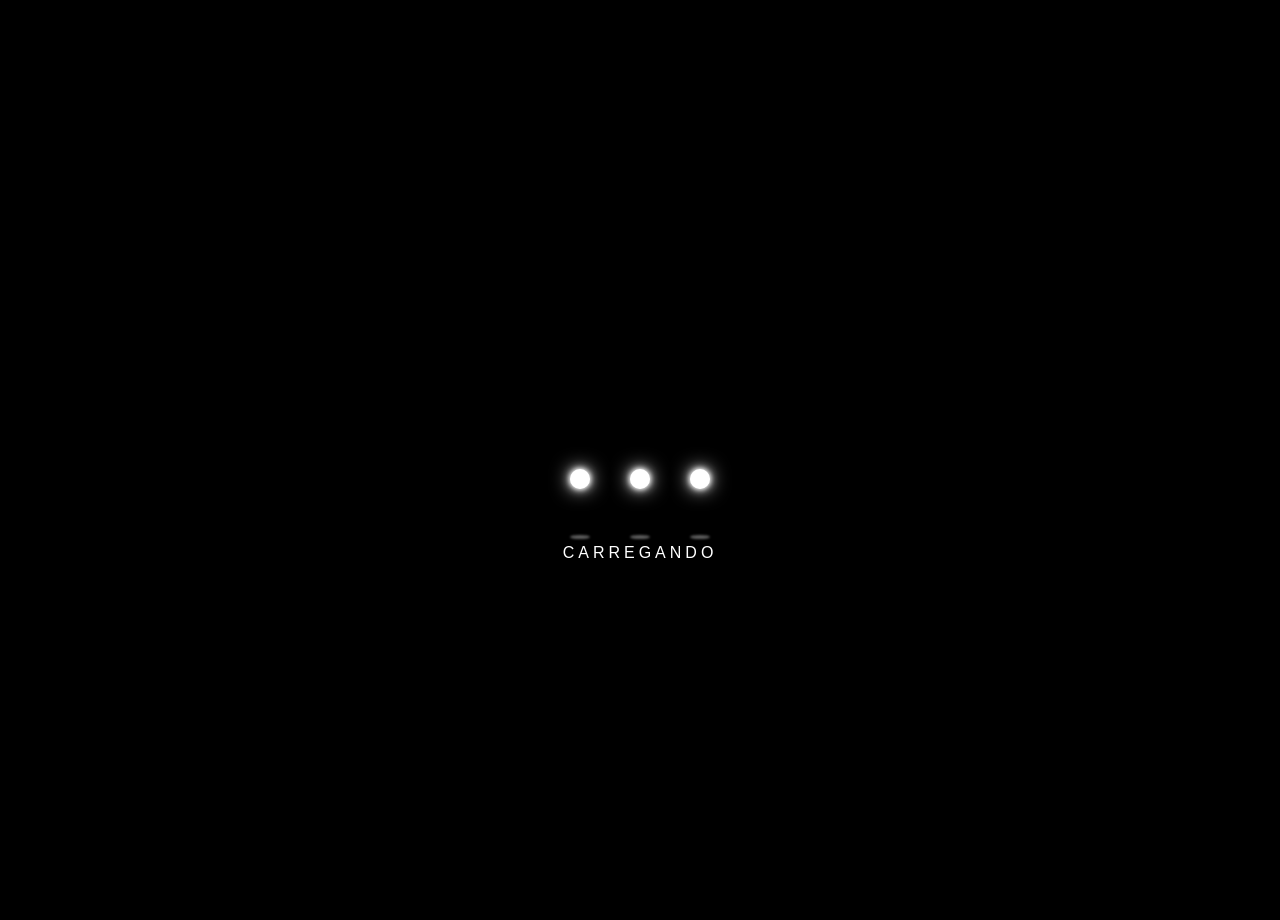
<file: index.html>
<!DOCTYPE html>
<html lang="pt-br">

<head>
    <meta charset="UTF-8">
    <meta name="viewport" content="width=device-width, initial-scale=1.0">
    <link rel="icon" href="public/assets/icon/icon.gif" type="icone">

    <link rel="stylesheet" href="public/assets/src/css/components/loading.css">
    <link rel="stylesheet" href="public/assets/src/css/views/index.css">
    <link rel="stylesheet" href="public/assets/src/css/components/background.css">

    <script src="public/assets/src/js/components/loading.js" defer></script>
    <script src="public/assets/src/js/components/background.js" defer></script>

    <title>Carregando</title>
</head>

<body>
    <div id="loading-screen" class="loading-container">
        <svg xmlns="http://www.w3.org/2000/svg" id="svg5" version="1.1" viewBox="0 0 502.98 108.61">
            <path pathLength="1" id="line"
                d="M5.32 78.13c.96-.01 5-8.5 5.54-8.54.58-.05 6.1 8.51 7.1 8.51 3.66 0 9.29.06 10.71.05 2.53-.01 4.82-72.88 4.82-72.88l4.76 97.28 3.97-24.45 20.45-.22C64 77.86 77.1 63.66 78.36 63.8c1.31.15 6.68 14.08 7.94 14.07 2.3-.03 33.32.04 35.76.02.96 0 5-8.5 5.53-8.53.59-.05 6.1 8.51 7.1 8.5 3.66 0 9.3.07 10.72.06 2.53-.02 4.81-72.89 4.81-72.89l4.77 97.28 3.97-24.44s83.34-3.33 74.69 7.67c-8.65 11-45.3-42.94-31.65-53.58 25.6-19.96 49.96 36.94 40.26 36.5-12.2-.53 1.8-62.32 23.41-51.7 32.24 15.86-17.56 84.92-26.4 81.77-5.73-2.05-.68-21.68 31.4-26.58 26.65-6.42 29.5 2.35 52.62 7.11 2.53-.02 4.82-72.89 4.82-72.89l4.76 97.28 3.97-24.44 20.45-.22c1.31-.02 14.41-14.22 15.68-14.07 1.32.15 6.7 14.08 7.95 14.07 2.29-.03 33.32.04 35.76.02.95 0 5-8.5 5.53-8.54.58-.04 6.1 8.52 7.1 8.52 3.66 0 9.3.06 10.72.05 2.53-.02 4.81-72.89 4.81-72.89l4.77 97.28 3.97-24.44 20.45-.23c1.31-.01 14.4-14.22 15.68-14.07 1.32.16 6.69 14.09 7.94 14.07" />
        </svg>

        <div class="wrapper">
            <div class="circle"></div>
            <div class="circle"></div>
            <div class="circle"></div>
            <div class="shadow"></div>
            <div class="shadow"></div>
            <div class="shadow"></div>
            <span class="loading-text">
                CARREGANDO<span class="dots"></span>
            </span>
        </div>
    </div>

    <main id="app">
        <section class="botoes">
            <div class="painel">
                <h1>Feliz Dia dos Namorados! 💕</h1>

                <img src="public/assets/gifs/urso.gif" alt="gif">

                <h2>Entre todas as escolhas, escolho você. <span>Aceita? 💌</span></h2>

                <div class="btns">
                    <a href="public/assets/src/pages/netflix.html"><button>Sim</button></a>
                    <a href="public/assets/src/pages/erro.html"><button>Não</button></a>
                </div>
            </div>
        </section>

        <div class="bubble">
            <svg class="heart" viewBox="0 0 600 500">
                <path d="M300,150 C500,10 600,300 300,400 C0,300 100,10 300,150" />
            </svg>
            <div class="bubble-dummy"></div>
        </div>
    </main>
</body>

</html>
</file>
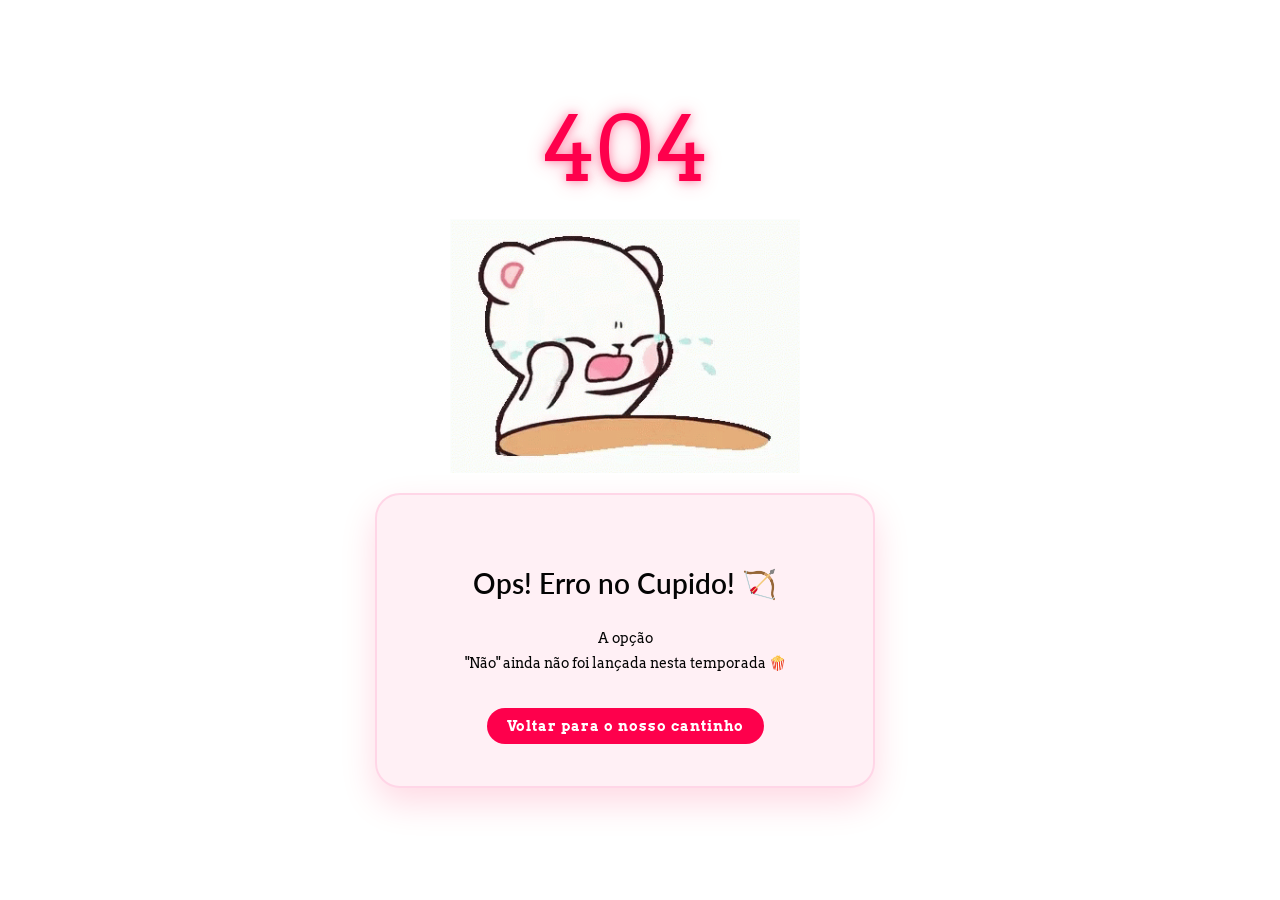
<file: public/assets/src/pages/erro.html>
<!DOCTYPE html>
<html lang="pt-br">

<head>
    <meta charset="UTF-8">
    <meta name="viewport" content="width=device-width, initial-scale=1.0">
    <link rel='stylesheet' href='https://cdnjs.cloudflare.com/ajax/libs/twitter-bootstrap/3.3.7/css/bootstrap.min.css'>

    <link rel="icon" href="../../icon/icon.gif" type="icone">
    <link rel="stylesheet" href="../css/global/reset.css">
    <link rel="stylesheet" href="../css/views/erro.css">

    <title>ERRO 404</title>
</head>

<body>
    <section class="page_404">
        <div class="container">
            <div class="row">
                <div class="col-sm-12">
                    <div class="col-sm-10 col-sm-offset-1 text-center">
                        <div class="four_zero_four_bg">
                            <h1 class="text-center">404</h1>
                        </div>

                        <div class="gif">
                            <img src="../../gifs/erro.gif" alt="gif-urso">
                        </div>
                        <div class="contant_box_404">

                            <h3 class="h2">Ops! Erro no Cupido! 🏹</h3>

                            <p>A opção <br> "Não" ainda não foi lançada nesta temporada 🍿</p>

                            <a href="../../../../index.html" class="link_404">Voltar para o nosso cantinho </a>
                        </div>
                    </div>
                </div>
            </div>
        </div>
    </section>
</body>

</html>
</file>
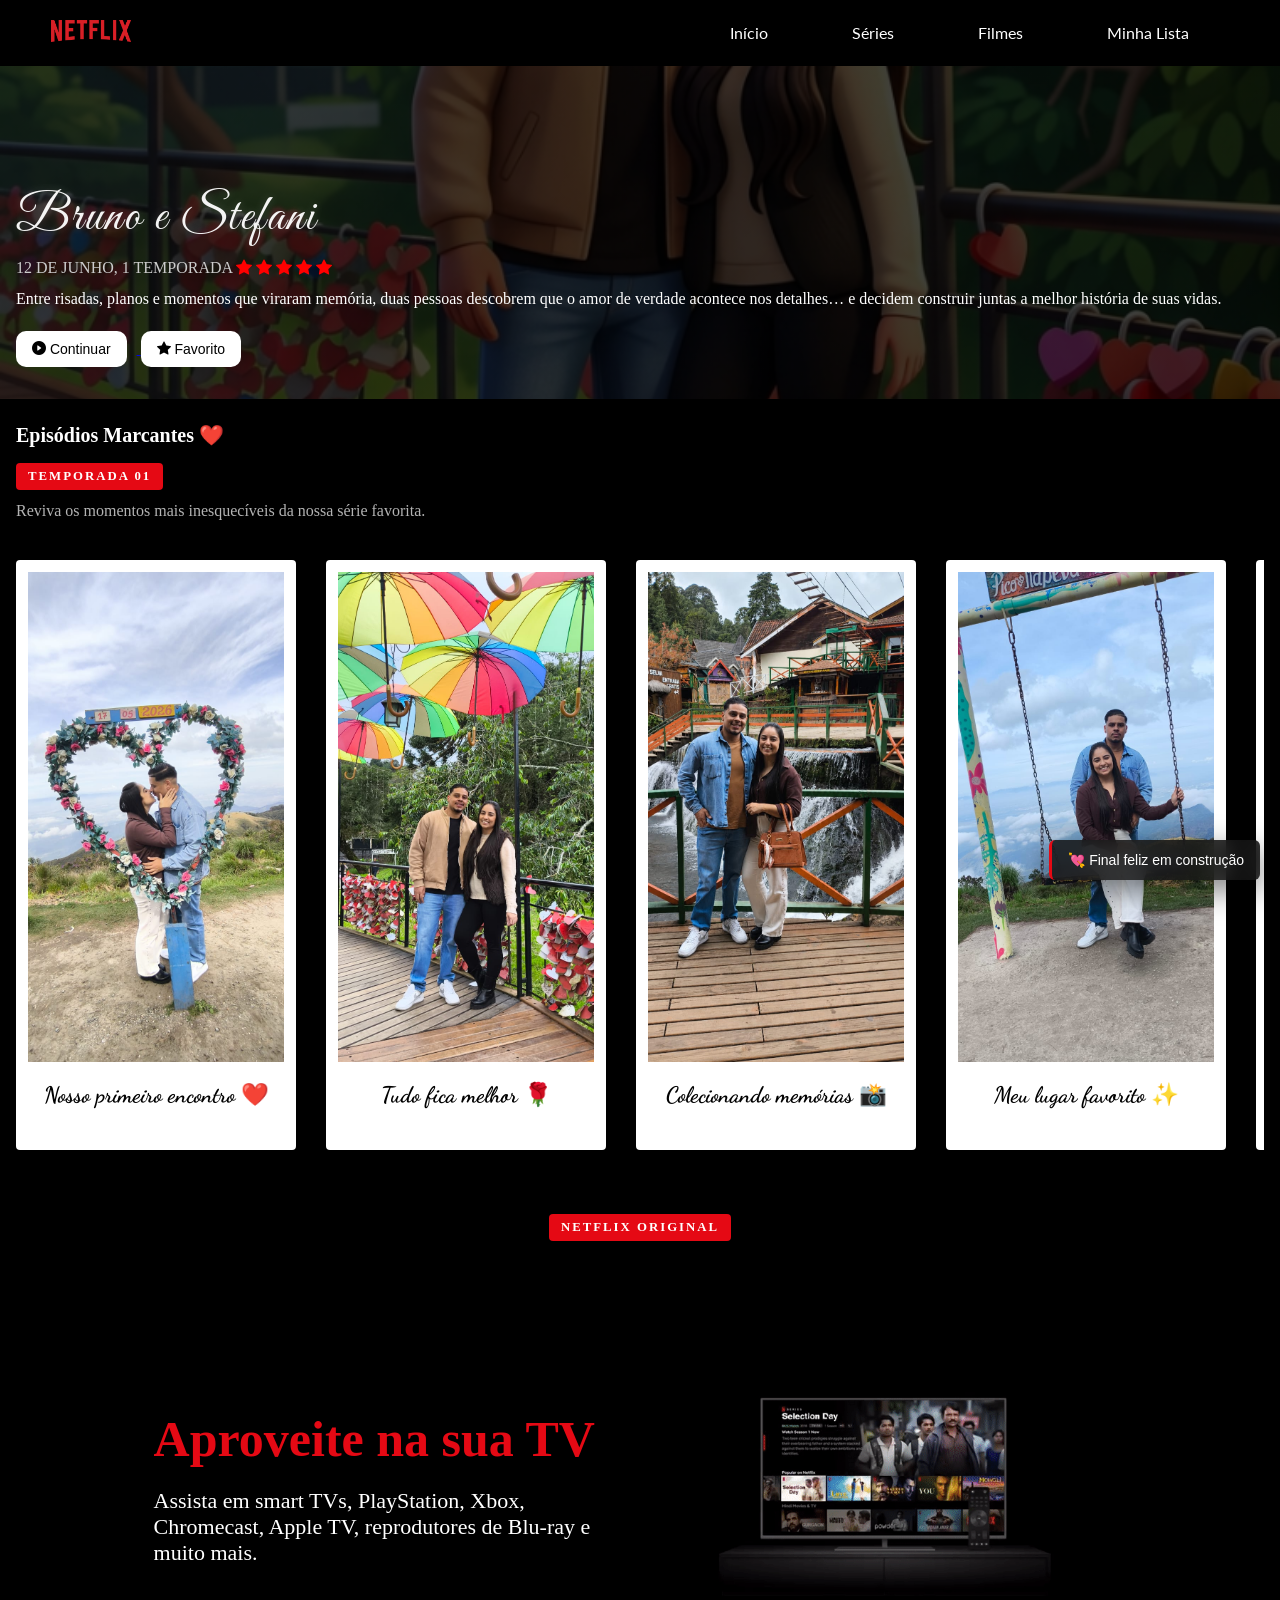
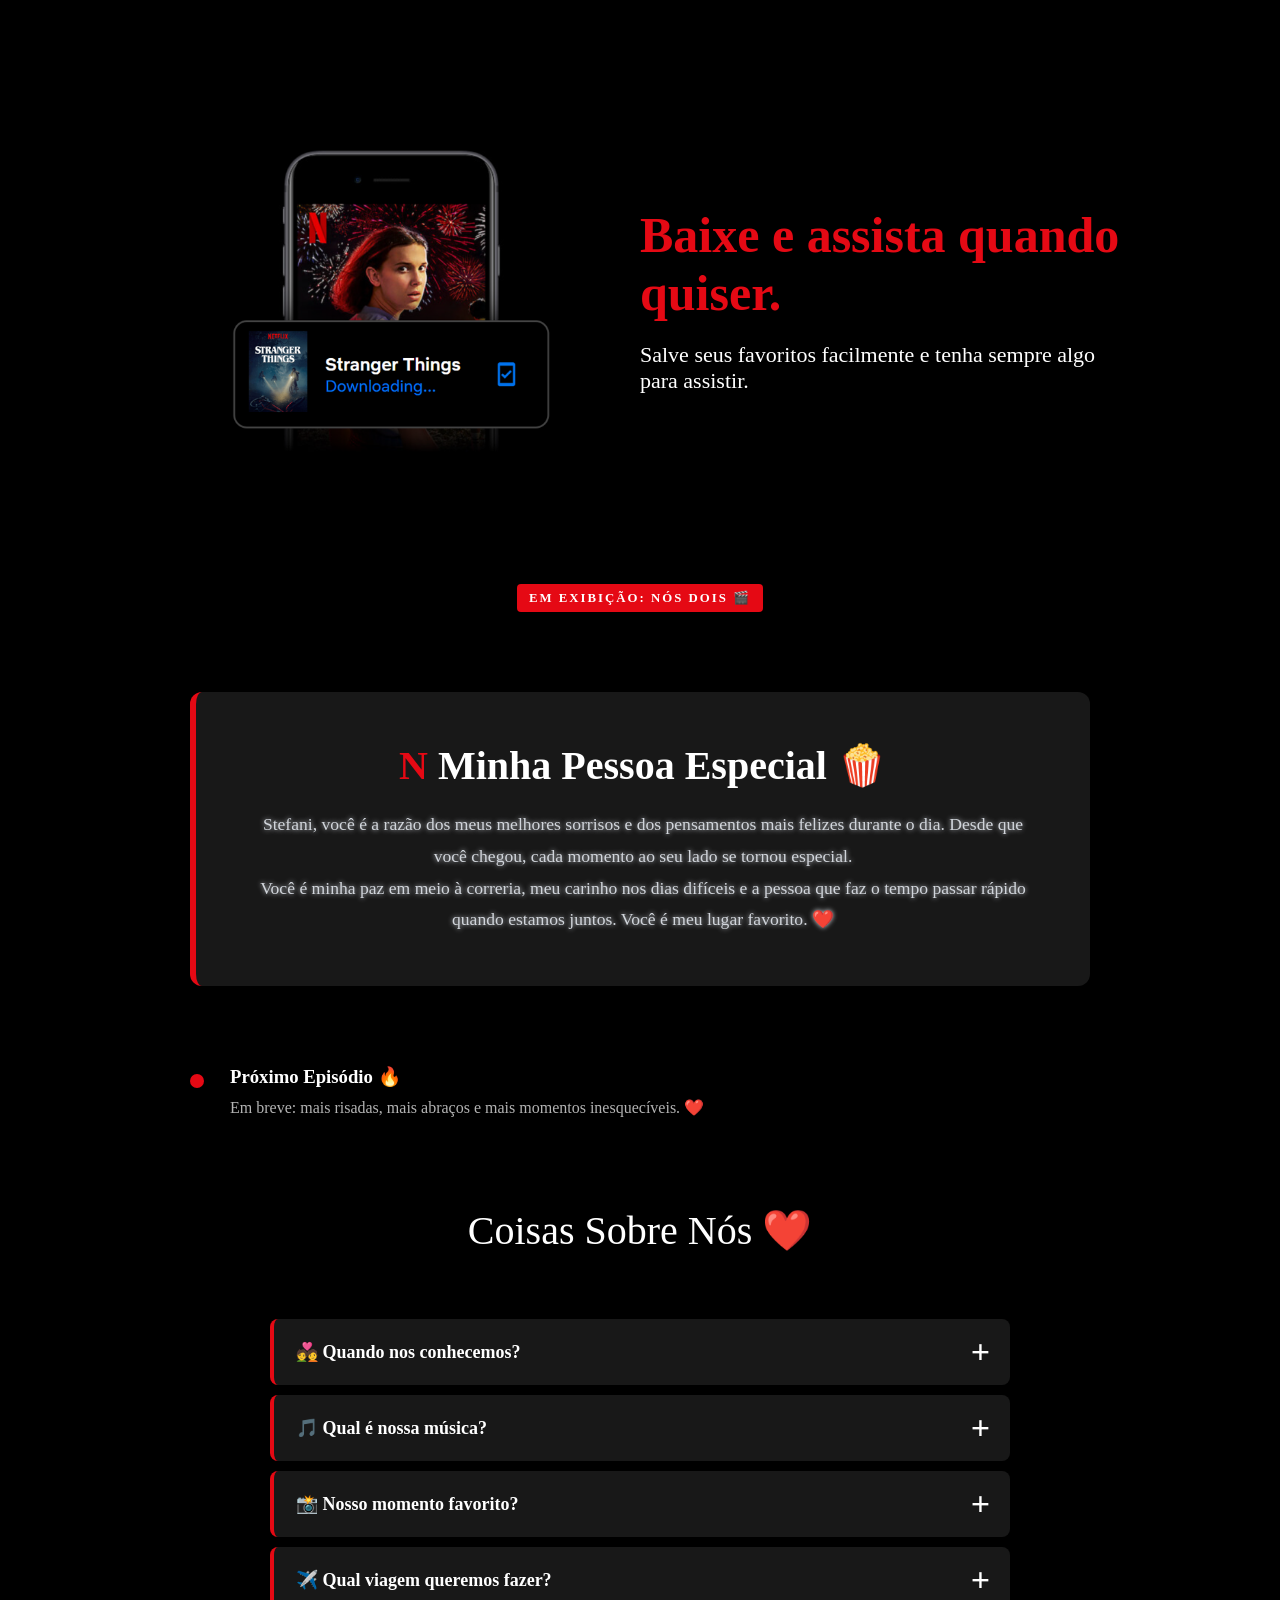
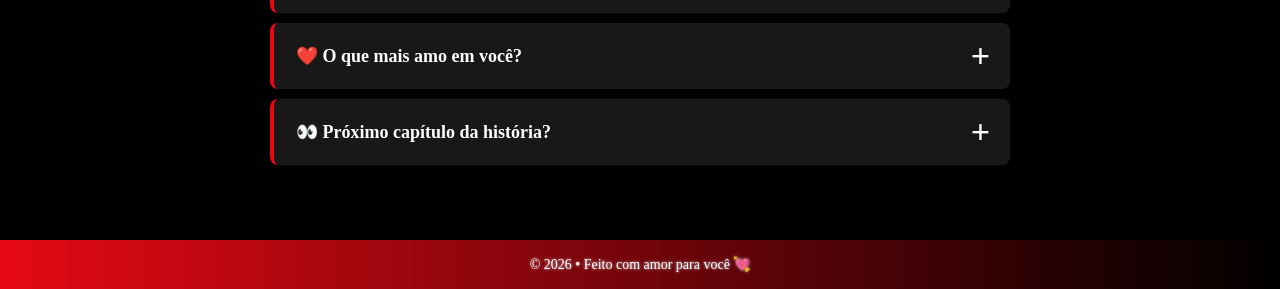
<file: public/assets/src/pages/home.html>
<!DOCTYPE html>
<html lang="pt-br">

<head>
    <meta charset="UTF-8">
    <meta name="viewport" content="width=device-width, initial-scale=1.0">
    <link rel="icon" href="../../icon/n.png" type="icone">
    <!-- fonts Google -->
    <link rel="preconnect" href="https://fonts.googleapis.com">
    <link rel="preconnect" href="https://fonts.gstatic.com" crossorigin>
    <link href="https://fonts.googleapis.com/css2?family=Great+Vibes&display=swap" rel="stylesheet">
    <link rel="preconnect" href="https://fonts.googleapis.com">
    <link rel="preconnect" href="https://fonts.gstatic.com" crossorigin>
    <link href="https://fonts.googleapis.com/css2?family=Quicksand:wght@300..700&display=swap" rel="stylesheet">
    <!-- bootstrap -->
    <link rel="stylesheet" href="https://cdn.jsdelivr.net/npm/bootstrap-icons@1.11.3/font/bootstrap-icons.min.css">

    <link rel="stylesheet" href="../css/views/home.css">
    <link rel="stylesheet" href="../css/global/reset.css">
    <link rel="stylesheet" href="../css/components/menumobile.css">

    <script src="../js/effects/efeitos.js" defer></script>
    <script src="../js/effects/mensagens.js" defer></script>
    <script src="../js/components/menu.js" defer></script>
    <script src="../js/effects/supresa.js" defer></script>

    <title>Feliz dia dos Namorados</title>
</head>

<body>
    <header>
        <div class="interface">
            <div class="logo">
                <img src="../../logo/logo.png" alt="logo-Netflix">
            </div>

            <nav class="menu-desktop">
                <ul>
                    <li><a href="construcao.html">Início</a></li>
                    <li><a href="construcao.html">Séries</a></li>
                    <li><a href="construcao.html">Filmes</a></li>
                    <li><a href="construcao.html">Minha Lista</a></li>
                </ul>
            </nav>

            <div class="btn-abrir-menu" id="btn-menu">
                <i class="bi bi-list"></i>
            </div>

            <div class="menu-mobile" id="menu-mobile">
                <div class="btn-fechar">
                    <i class="bi bi-x-square-fill"></i>
                </div>

                <nav>
                    <ul>
                        <li><a href="#">Início</a></li>
                        <li><a href="construcao.html">Séries</a></li>
                        <li><a href="construcao.html">Filmes</a></li>
                        <li><a href="construcao.html">Minha Lista</a></li>
                    </ul>
                </nav>
            </div>

            <div class="overlay-menu" id="overlay-menu"></div>
        </div>
    </header>

    <section class="banner">
        <div class="conteudo">
            <p class="titulo"> Bruno e Stefani</p>
            <p class="detalhes">
                <span> 12 DE JUNHO, 1 TEMPORADA</span>
                <span class="stars">
                    <i class="bi bi-star-fill" style="color: #ff0000;"></i>
                    <i class="bi bi-star-fill" style="color: #ff0000;"></i>
                    <i class="bi bi-star-fill" style="color: #ff0000;"></i>
                    <i class="bi bi-star-fill" style="color: #ff0000;"></i>
                    <i class="bi bi-star-fill" style="color: #ff0000;"></i>
                </span>
            </p>
            <p class="descricao">
                Entre risadas, planos e momentos que viraram memória, duas pessoas descobrem que o amor de verdade
                acontece nos detalhes… e decidem construir juntas a melhor história de suas vidas.
            </p>
            <div class="botoes">
                <a href="declaracao.html">
                    <button class="continuar">
                        <i class="bi bi-play-circle-fill"></i>
                        Continuar
                    </button>
                </a>

                <button class="favorito" id="surpresa-btn">
                    <i class="bi bi-star-fill"></i>
                    Favorito
                </button>
            </div>
        </div>
    </section>

    <section class="momentos">
        <div class="cabecalho-momentos">
            <h2 class="titulo-momentos">
                Episódios Marcantes ❤️
            </h2>

            <div class="categoria-netflix">
                TEMPORADA 01
            </div>

            <p class="subtitulo-momentos">
                Reviva os momentos mais inesquecíveis da nossa série favorita.
            </p>
        </div>

        <div class="carrossel">

            <div class="slides">

                <div class="polaroid">
                    <img src="../../images/foto-1.jpeg" alt="fotos">
                    <span>Nosso primeiro encontro ❤️</span>
                </div>

                <div class="polaroid">
                    <img src="../../images/foto-2.jpeg" alt="fotos">
                    <span>Tudo fica melhor 🌹</span>
                </div>

                <div class="polaroid">
                    <img src="../../images/foto-3.jpeg" alt="fotos">
                    <span>Colecionando memórias 📸</span>
                </div>

                <div class="polaroid">
                    <img src="../../images/foto-5.jpeg" alt="fotos">
                    <span>Meu lugar favorito ✨</span>
                </div>

                <div class="polaroid">
                    <img src="../../images/foto-6.jpeg" alt="fotos">
                    <span>Entre risadas e abraços 💞</span>
                </div>

                <div class="polaroid">
                    <img src="../../images/foto-7.jpeg" alt="fotos">
                    <span>Nosso Tempo Favorito ⏳</span>
                </div>

                <div class="polaroid">
                    <img src="../../images/foto-8.jpeg" alt="fotos">
                    <span>Nosso Melhor Take 🎬</span>
                </div>

                <div class="polaroid">
                    <img src="../../images/foto-9.jpeg" alt="fotos">
                    <span>Guardado Para Sempre 🎥</span>
                </div>

                <div class="polaroid">
                    <img src="../../images/foto-10.jpeg" alt="fotos">
                    <span>Começo da nossa história 📖</span>
                </div>

                <div class="polaroid">
                    <img src="../../images/foto-11.jpeg" alt="fotos">
                    <span>Nosso capítulo do dia 🍿</span>
                </div>

                <div class="polaroid">
                    <img src="../../images/foto-12.jpeg" alt="fotos">
                    <span>Momentos simples 💕</span>
                </div>

                <div class="polaroid">
                    <img src="../../images/foto-1.jpeg" alt="fotos">
                    <span>Nosso primeiro encontro ❤️</span>
                </div>

                <div class="polaroid">
                    <img src="../../images/foto-2.jpeg" alt="fotos">
                    <span>Tudo fica melhor 🌹</span>
                </div>

                <div class="polaroid">
                    <img src="../../images/foto-3.jpeg" alt="fotos">
                    <span>Colecionando memórias 📸</span>
                </div>

                <div class="polaroid">
                    <img src="../../images/foto-5.jpeg" alt="fotos">
                    <span>Meu lugar favorito ✨</span>
                </div>

                <div class="polaroid">
                    <img src="../../images/foto-6.jpeg" alt="fotos">
                    <span>Entre risadas e abraços 💞</span>
                </div>

                <div class="polaroid">
                    <img src="../../images/foto-7.jpeg" alt="fotos">
                    <span>Nosso Tempo Favorito ⏳</span>
                </div>

                <div class="polaroid">
                    <img src="../../images/foto-8.jpeg" alt="fotos">
                    <span>Nosso Melhor Take 🎬</span>
                </div>

                <div class="polaroid">
                    <img src="../../images/foto-9.jpeg" alt="fotos">
                    <span>Guardado Para Sempre 🎥</span>
                </div>

                <div class="polaroid">
                    <img src="../../images/foto-10.jpeg" alt="fotos">
                    <span>Começo da nossa história 📖</span>
                </div>

                <div class="polaroid">
                    <img src="../../images/foto-11.jpeg" alt="fotos">
                    <span>Nosso capítulo do dia 🍿</span>
                </div>

                <div class="polaroid">
                    <img src="../../images/foto-12.jpeg" alt="fotos">
                    <span>Momentos simples que viraram lembranças 💕</span>
                </div>
            </div>
        </div>
    </section>

    <div class="tag-netflix">
        NETFLIX ORIGINAL
    </div>

    <div class="sessao">
        <div class="row">
            <div class="texto-coluna">
                <h2>Aproveite na sua TV</h2>
                <p>Assista em smart TVs, PlayStation, Xbox, Chromecast, Apple TV, reprodutores de Blu-ray e muito mais.
                </p>
            </div>
            <div class="img-coluna">
                <img src="../../img/gif1.gif" alt="Tv-apresentação">
            </div>
        </div>

        <div class="row">
            <div class="img-coluna">
                <img src="../../img/feature-2.png" alt="Tv-apresentação">
            </div>

            <div class="texto-coluna">
                <h2>Baixe e assista quando quiser.</h2>
                <p>Salve seus favoritos facilmente e tenha sempre algo para assistir.</p>
            </div>
        </div>
    </div>

    <div class="tag-netflix">
        EM EXIBIÇÃO: NÓS DOIS 🎬
    </div>

    <section class="love-card reveal">
        <h2 class="alma-gemea">Minha Pessoa Especial 🍿</h2>

        <p>
            Stefani, você é a razão dos meus melhores sorrisos e dos pensamentos mais felizes durante o dia. Desde que
            você chegou, cada momento ao seu lado se tornou especial.
        </p>

        <p>
            Você é minha paz em meio à correria, meu carinho nos dias difíceis e a pessoa que faz o tempo passar rápido
            quando estamos juntos. Você é meu lugar favorito. ❤️
        </p>
    </section>

    <div class="proximo-episodio">
        <h3>Próximo Episódio 🔥</h3>

        <p>
            Em breve:
            mais risadas, mais abraços
            e mais momentos inesquecíveis. ❤️
        </p>
    </div>

    <div class="faq">
        <h2>Coisas Sobre Nós ❤️</h2>
        <ul class="accordion">
            <li>
                <input type="radio" name="accordion" id="first">
                <label for="first">💑 Quando nos conhecemos?</label>
                <div class="content">
                    <p>No dia em que uma conversa simples acabou se tornando parte da minha rotina.</p>
                </div>
            </li>

            <li>
                <input type="radio" name="accordion" id="second">
                <label for="second">🎵 Qual é nossa música?</label>
                <div class="content">
                    <p>Ainda estamos escolhendo, mas cada risada nossa já parece uma melodia</p>
                </div>
            </li>


            <li>
                <input type="radio" name="accordion" id="third">
                <label for="third">📸 Nosso momento favorito?</label>
                <div class="content">
                    <p>Quando estamos juntos curtindo cada minuto do nosso momento.</p>
                </div>
            </li>

            <li>
                <input type="radio" name="accordion" id="fourth">
                <label for="fourth">✈️ Qual viagem queremos fazer?</label>
                <div class="content">
                    <p>Uma viagem sem pressa, onde possamos criar mais histórias e momentos juntos.</p>
                </div>
            </li>

            <li>
                <input type="radio" name="accordion" id="fifth">
                <label for="fifth">❤️ O que mais amo em você?</label>
                <div class="content">
                    <p>Seu sorriso, sua sinceridade e a forma como faz meus dias ficarem mais leves.</p>
                </div>
            </li>

            <li>
                <input type="radio" name="accordion" id="sixth">
                <label for="sixth">👀 Próximo capítulo da história?</label>
                <div class="content">
                    <p>Continuar nos escolhendo, vivendo novos momentos e descobrindo onde essa história pode nos levar.
                    </p>
                </div>
            </li>
        </ul>

    </div>

    <footer>
        © 2026 • Feito com amor para você 💘
    </footer>

    <div id="netflix-notify-container"></div>
</body>

</html>
</file>
<file: public/assets/src/css/components/loading.css>
html {
    width: 100%;
    height: 100%;
    overflow: hidden;
    overscroll-behavior: none;
}

body {
    padding: 0;
    margin: 0;
    width: 100%;
    max-width: 100%;
    height: 100%;
    overflow: hidden;
    overflow-x: hidden !important;
    overscroll-behavior: none;
    background: #000000;
}

main {
    opacity: 0;
    transform: translateY(20px);
    transition:
        opacity .8s ease,
        transform .8s ease;
}

main.show {
    opacity: 1;
    transform: translateY(0);
}

#loading-screen {
    position: fixed;
    inset: 0;
    width: 100%;
    height: 100vh;
    height: 100dvh;
    background: #000;
    z-index: 9999;
    overflow: hidden;
    overscroll-behavior: none;
    touch-action: none;
    transition: opacity .8s ease;
}

#loading-screen.hide {
    opacity: 0;
    pointer-events: none;
}

.loading-container {
    width: 100%;
    height: 100vh;
    height: 100dvh;
    min-height: 0;
    padding: 20px;
    box-sizing: border-box;
    overflow: hidden;
    display: flex;
    flex-direction: column;
    justify-content: center;
    align-items: center;
    gap: 40px;
}

.wrapper {
    width: min(200px, 90vw);
    height: 100px;
    position: relative;
}

.circle {
    width: 20px;
    height: 20px;
    position: absolute;
    border-radius: 50%;
    background-color: #fff;
    box-shadow:
        0 0 5px #fff,
        0 0 10px #fff,
        0 0 20px #fff;
    left: 15%;
    transform-origin: 50%;
    animation: circle .5s alternate infinite ease;
    z-index: 1;
}

@keyframes circle {
    0% {
        top: 60px;
        height: 5px;
        border-radius: 50px 50px 25px 25px;
        transform: scaleX(1.7);
    }

    40% {
        height: 20px;
        border-radius: 50%;
        transform: scaleX(1);
    }

    100% {
        top: 0%;
    }
}

.circle:nth-child(2) {
    left: 45%;
    animation-delay: .2s;
}

.circle:nth-child(3) {
    left: auto;
    right: 15%;
    animation-delay: .3s;
}

.shadow {
    width: 20px;
    height: 4px;
    border-radius: 50%;
    background-color: rgba(255, 255, 255, 0.356);
    position: absolute;
    top: 66px;
    transform-origin: 50%;
    z-index: 0;
    left: 15%;
    filter: blur(1px);
    animation: shadow .5s alternate infinite ease;
}

@keyframes shadow {
    0% {
        transform: scaleX(1.5);
    }

    40% {
        transform: scaleX(1);
        opacity: .7;
    }

    100% {
        transform: scaleX(.2);
        opacity: .4;
    }
}

.shadow:nth-child(4) {
    left: 45%;
    animation-delay: .2s;
}

.shadow:nth-child(5) {
    left: auto;
    right: 15%;
    animation-delay: .3s;
}

.wrapper span {
    position: absolute;
    top: 75px;
    left: 50%;
    transform: translateX(-50%);
    white-space: nowrap;
    font-size: clamp(12px, 3vw, 16px);
    letter-spacing: 4px;
    color: #fff;
}

#loading-screen>svg {
    width: min(85vw, 450px);
    height: auto;
    overflow: hidden;
    display: block;
    max-width: 100%;
}

#loading-screen svg path#line {
    fill: none;
    stroke: #e00000;
    stroke-width: 2;
    stroke-linecap: butt;
    stroke-linejoin: round;
    stroke-miterlimit: 4;
    stroke-opacity: 1;
    stroke-dasharray: 1;
    stroke-dashoffset: 1;
    animation: dash 4s linear infinite;
}

/* TABLET */
@media (max-width: 768px) {
    .loading-container {
        gap: 32px;
    }

    .wrapper {
        width: min(180px, 85vw);
        height: 90px;
    }

    .circle {
        width: 18px;
        height: 18px;
    }

    .shadow {
        width: 18px;
        height: 3px;
        top: 66px;
    }

    .wrapper span {
        top: 72px;
        font-size: 14px;
        letter-spacing: 3px;
    }
}

/* CELULAR */
@media (max-width: 480px) {
    .loading-container {
        gap: 25px;
    }

    #loading-screen>svg {
        width: min(88vw, 350px);
    }

    .wrapper {
        width: min(160px, 80vw);
        height: 80px;
    }

    .circle {
        width: 16px;
        height: 16px;
    }

    .shadow {
        width: 16px;
        height: 3px;
        top: 66px;
    }

    .wrapper span {
        top: 72px;
        font-size: 12px;
        letter-spacing: 2px;
    }

}

@keyframes dash {
    0% {
        stroke-dashoffset: 1;
    }

    80%,
    100% {
        stroke-dashoffset: 0;
    }
}

.loading-text {
    color: #fff;
    letter-spacing: 4px;
    animation: fadeText 1.5s infinite;
}

@keyframes fadeText {

    0% {
        opacity: .3;
    }

    50% {
        opacity: 1;
    }

    100% {
        opacity: .3;
    }

}
</file>
<file: public/assets/src/css/views/index.css>
#app {
    width: 100%;
    min-height: 100vh;
    min-height: 100dvh;
    display: flex;
    justify-content: center;
    align-items: center;
    opacity: 0;
    visibility: hidden;
    transition: .8s ease;
    padding: 20px;
    box-sizing: border-box;
}

#app.show {
    opacity: 1;
    visibility: visible;
}

.botoes {
    width: 100%;
    height: 100%;
    display: flex;
    align-items: center;
    justify-content: center;
    flex-direction: column;
    border-radius: 20px;
}

.painel {
    margin: auto;
    width: min(550px, 100%);
    height: auto;
    border-radius: 30px;
    padding: 30px 20px;
    text-align: center;
    background-color: #ffffff;
    border: 3px solid #000000;
    box-sizing: border-box;
}

.painel h1 {
    margin-bottom: 20px;
}

.painel img {
    margin-bottom: 20px;
    width: 250px;
    max-width: 90%;
    height: auto;
}

.painel h2 {
    margin-bottom: 25px;
}

.botoes h1 {
    font-family: "DM Serif Display", serif;
    color: #fe004c;
    text-shadow: 0 0 10px rgba(234, 122, 202, 0.634),
        0 0 20px rgba(234, 122, 202, 0.634);
}

.botoes h2 {
    font-family: "Nunito", sans-serif;
    font-weight: 500;
    color: #000000;
}

.painel span {
    display: block;
    color: #fe004c;
    font-weight: 800;
}

.btns {
    display: flex;
    gap: 20px;
    justify-content: center;
    align-items: center;
    flex-wrap: wrap;
}

.btns a {
    display: inline-flex;
    text-decoration: none;
}

.btns button {
    width: 100px;
    min-width: 80px;
    height: 45px;
    padding: 8px 16px;
    border-radius: 12px;
    border: none;
    color: #000000;
    background-color: #42a5f5;
    font-size: clamp(14px, 4vw, 20px);
    font-weight: 600;
    font-family: "Nunito", sans-serif;
    cursor: pointer;
}

.btns button:hover {
    transform: translateY(-5px);
    transition: .3s;
    background: #fe004c;
}

/* DEIXAR O BACKGROUND PARA TRAS */
.bubble {
    pointer-events: none;
    z-index: -9999999999;
}

/* TABLET */
@media (max-width: 768px) {
    .painel {
        width: 90%;
        max-width: 500px;
        padding: 25px 15px;
    }

    .painel img {
        width: 200px;
        max-width: 85%;
    }

    .botoes h1 {
        font-size: clamp(1.5rem, 5vw, 2rem);
        margin-bottom: 15px;
    }

    .botoes h2 {
        font-size: clamp(1rem, 4vw, 1.2rem);
        line-height: 1.5;
        margin-bottom: 20px;
    }

    .btns {
        margin-top: 20px;
        gap: 15px;
    }

    .botoes .btns button {
        width: auto;
        min-width: 80px;
        height: 45px;
        padding: 8px 20px;
        font-size: 1rem;
    }
}

/* CELULAR */
@media (max-width: 480px) {
    #app {
        padding: 16px 12px;
    }

    .painel {
        width: 95%;
        max-width: 450px;
        padding: 20px 15px;
        border-radius: 20px;
        border: 2px solid #000000;
    }

    .painel img {
        width: 160px;
        max-width: 85%;
    }

    .painel h1 {
        font-size: 1.3rem;
        margin-bottom: 12px;
    }

    .painel h2 {
        font-size: .95rem;
        line-height: 1.4;
        margin-bottom: 15px;
    }

    .painel span {
        margin-top: 6px;
    }

    .btns {
        margin-top: 15px;
        gap: 10px;
        flex-direction: row;
        justify-content: center;
        flex-wrap: nowrap;
    }

    .botoes .btns a {
        width: auto;
    }

    .botoes .btns button {
        width: 100px;
        height: 40px;
        font-size: .95rem;
        margin: 0;
    }
}

@media (max-width: 360px) {
    .painel {
        padding: 15px 12px;
        border-radius: 15px;
    }

    .painel img {
        width: 140px;
        max-width: 80%;
    }

    .painel h1 {
        font-size: 1.1rem;
        margin-bottom: 10px;
    }

    .painel h2 {
        font-size: .85rem;
        margin-bottom: 12px;
    }

    .btns {
        margin-top: 12px;
        gap: 8px;
    }

    .botoes .btns a {
        width: min(180px, 100%);
    }

    .botoes .btns button {
        max-width: 180px;
        height: 38px;
        font-size: .85rem;
    }
}
</file>
<file: public/assets/src/css/components/background.css>
body {
     background-color: #000000;
     color: #555;
     font-size: 1.1em;
     font-family: 'Helvetica Neue', Helvetica, Arial, sans-serif;
     overflow: hidden;
     overflow: hidden !important;
     margin: 0;
 }

 * {
     box-sizing: border-box;
 }

 html,
 body {
     overflow-x: hidden !important;
     position: relative;
 }

 .bubble {
     position: absolute;
      pointer-events: none;
     width: 10vw;
     height: 10vw;
     min-width: 70px;
     min-height: 70px;
     max-width: 150px;
     max-height: 150px;
     color: #3a8de0;
     border-radius: 50%;
 }

 .bubble-dummy {
     content: "";
     position: absolute;
     top: 0;
     right: 0;
     bottom: 0;
     left: 0;
     border-radius: inherit;
     border: .2em solid currentColor;
     /**animation: bubbleUp 1200ms ease-out forwards;**/
 }

 @keyframes bubbleUp {
     from {
         opacity: 0;
         transform: scale(0);
     }

     50% {
         opacity: 1;
         transform: scale(1);
     }

     100% {
         opacity: 0;
         transform: scale(1.1);
     }
 }

 .heart {
     width: 100%;
     height: 100%;
     background: transparent;
 }

 .heart path {
     fill: #e15e78;
     stroke: none;
 }
</file>
<file: public/assets/src/css/views/erro.css>
body {
    padding: 40px 0;
    background: #ffffff;
    font-family: "Arvo", serif;
    overflow: hidden;
}

.page_404 img {
    width: 100%;
}

.gif img {
    width: 100%;
    max-width: 350px;
    height: auto;
    display: block;
    margin: 20px auto 20px auto;
}


.four_zero_four_bg h1 {
    margin: 0 0 10px 0;
    padding-top: 10px;
    font-size: 90px;
    color: #fe004c;
    text-shadow:
        0 0 10px rgba(254, 0, 76, .4),
        0 0 20px rgba(254, 0, 76, .3);
}

.contant_box_404 h3 {
    color: #040404;
    font-size: 2.8rem;
    margin-bottom: 25px;
    line-height: 1.3;
    font-weight: 600;
    font-family: var(--font-1);
}

.contant_box_404 p {
    color: #050505;
    font-size: 1.4rem;
    line-height: 1.8;
    margin-bottom: 40px;
    font-family: var(--font-2);
}

.link_404,
.link_404:hover,
.link_404:focus,
.link_404:visited {
    text-decoration: none;
}

.link_404 {
    color: #fff !important;
    padding: 10px 20px;
    background: #fe004c;
    border-radius: 50px;
    font-weight: 700;
    font-size: 1.4rem;
    letter-spacing: 1px;
    transition: .3s;
}

.link_404:hover {
    background: #d1003f;
    transform: translateY(-5px);
    box-shadow:
        0 10px 25px rgba(254, 0, 76, 0.436);
}

.contant_box_404 {
    width: min(90%, 500px);
    margin-top: 0;
    max-width: 700px;
    margin-left: auto;
    margin-right: auto;
    text-align: center;
    padding: 50px 40px;
    background: #fff0f5;
    border: 2px solid #ffd6e7;
    border-radius: 25px;
    box-shadow: 0 15px 35px rgba(254, 0, 76, .15);
    animation: aparecer .8s ease;
}

@keyframes aparecer {

    from {
        opacity: 0;
        transform: translateY(30px);
    }

    to {
        opacity: 1;
        transform: translateY(0);
    }

}

@media (max-width: 768px) {

    body {
        padding: 30px 0;
    }

    .four_zero_four_bg {
        height: 200px;
        background-size: 65%;
    }

    .four_zero_four_bg h1 {
        margin-bottom: 5px;
        font-size: 70px;
    }

    .gif img {
        margin: 10px auto 25px auto;
    }

    .contant_box_404 {
        margin-top: 0;
        padding: 40px 25px;
    }

    .contant_box_404 h3 {
        font-size: 22px;
    }

    .contant_box_404 p {
        font-size: 15px;
    }

    .link_404 {
        font-size: 14px;
        padding: 10px 18px;
    }
}

@media (max-width: 480px) {

    body {
        padding: 20px 0;
    }

    .page_404 .container {
        padding: 0 15px;
    }

    .four_zero_four_bg {
        height: 120px;
        background-size: 75%;
    }

    .four_zero_four_bg h1 {
        margin-bottom: 5px;
        font-size: 55px;
    }

    .gif img {
        margin: 8px auto 15px auto;
        max-width: 200px;
    }

    .contant_box_404 {
        margin-top: 0;
        padding: 30px 20px;
    }

    .contant_box_404 h3 {
        font-size: 18px;
    }

    .contant_box_404 p {
        font-size: 14px;
        line-height: 1.6;
    }

    .link_404 {
        display: block;
        width: 100%;
        text-align: center;
        font-size: 12px;
        padding: 12px;
    }

    .col-sm-10,
    .col-sm-offset-1 {
        width: 100% !important;
        margin-left: 0 !important;
    }
}

@media (max-width: 360px) {

    body {
        padding: 15px 0;
    }

    .four_zero_four_bg h1 {
        font-size: 45px;
        margin-bottom: 5px;
        padding-top: 5px;
    }

    .gif img {
        max-width: 170px;
        margin: 5px auto 10px auto;
    }

    .contant_box_404 {
        width: 95%;
        padding: 20px 15px;
        margin-top: 0;
        border-radius: 15px;
        box-shadow: 0 10px 25px rgba(254, 0, 76, .12);
    }

    .contant_box_404 h3 {
        font-size: 16px;
        margin-bottom: 15px;
    }

    .contant_box_404 p {
        font-size: 13px;
        line-height: 1.5;
        margin-bottom: 20px;
    }

    .link_404 {
        font-size: 13px;
        padding: 10px;
        border-radius: 40px;
    }
}
</file>
<file: public/assets/src/css/views/home.css>
/* SESSÃO BANNER */
.banner {
    position: relative;
    background: url(../../../img/amor1.png)no-repeat center center/cover;
    padding: 120px 1rem 2rem;
    background-size: cover;
    background-position: center;
}

.banner::after {
    content: '';
    background-image: linear-gradient(rgba(0, 0, 0, 0.75), rgba(0, 0, 0, 0.75));
    position: absolute;
    top: 0;
    right: 0;
    bottom: 0;
    left: 0;
    z-index: 1;
}

.conteudo {
    position: relative;
    max-width: 100%;
    color: #ffffff;
    z-index: 2;
}

.titulo {
    font-family: "Great Vibes", cursive;
    font-size: 50px;
    margin: 0;
    color: rgba(255, 255, 255, .95);
    letter-spacing: 2px;
    text-shadow:
        0 0 10px rgba(255, 255, 255, .2),
        0 0 30px rgba(255, 255, 255, .1);
    animation: glow 3s ease-in-out infinite;
    transition: .3s;
}

@keyframes glow {

    0%,
    100% {
        text-shadow:
            0 0 10px rgba(255, 255, 255, .2),
            0 0 30px rgba(255, 255, 255, .1);
    }

    50% {
        text-shadow:
            0 0 20px rgba(255, 255, 255, .5),
            0 0 50px rgba(255, 255, 255, .2);
    }
}

.detalhes {
    margin: 10px 0;
    font-size: 16px;
    color: #ccc;
}

.descricao {
    font-size: 16px;
    line-height: 1.5;
}

.botoes {
    margin-top: 20px;
}

.botoes button {
    background: #fff;
    color: black;
    border: none;
    padding: 10px 16px;
    margin-right: 10px;
    border-radius: 10px;
    cursor: pointer;
    font-size: 14px;
}

.botoes .continuar:hover {
    background-color: #ff0000;
}

.botoes .favorito:hover {
    background-color: gold;
}

.momentos {
    padding: 1.5rem 1rem;
}

.momentos h2 {
    margin-bottom: 1rem;
    font-size: 20px;
    position: relative;
    color: white;
    overflow: hidden;
    display: inline-block;
}

.momentos h2::before {
    content: "";
    position: absolute;
    top: 0;
    left: -100%;
    width: 50%;
    height: 100%;
    background:
        rgba(255, 255, 255, .3);
    transform: skewX(-25deg);
    animation: shine 4s infinite;
}

@keyframes shine {

    100% {
        left: 150%;
    }
}

.carrossel {
    width: 100%;
    overflow: hidden;
    padding: 40px 0;
}

.slides {
    display: flex;
    gap: 30px;
    width: max-content;
    will-change: transform;
    animation: deslizar 40s linear infinite;
}

@keyframes deslizar {
    from {
        transform: translateX(0);
    }

    to {
        transform: translateX(-50%);
    }
}

.polaroid {
    width: 280px;
    background: white;
    padding: 12px 12px 15px;
    border-radius: 4px;
    box-shadow:
        0 10px 25px rgba(0, 0, 0, .35);
    flex-shrink: 0;
}

.polaroid img {
    width: 100%;
    height: 490px;
    object-fit: cover;
}

.polaroid span {
    display: block;
    margin-top: 15px;
    text-align: center;
    font-weight: 700;
    font-family: var(--font-3);
    font-size: 1.4rem;
    color: var(--cor-1);
}

.cabecalho-momentos {
    display: flex;
    flex-direction: column;
    align-items: flex-start;
}

.categoria-netflix {
    display: inline-block;
    background: #E50914;
    color: #fff;
    padding: 6px 12px;
    border-radius: 4px;
    font-size: .8rem;
    font-weight: 700;
    letter-spacing: 2px;
    margin-bottom: 12px;
}

.titulo-momentos {
    display: block;
    margin: 0 0 10px;
    color: #fff;
    font-size: 2rem;
}

.subtitulo-momentos {
    color: #b3b3b3;
    margin: 0;
}

.love-card {
    max-width: 900px;
    margin: 80px auto;
    padding: 50px;
    background: #181818;
    border-radius: 12px;
    border-left: 6px solid #E50914;
    box-shadow:
        0 10px 40px rgba(0, 0, 0, .5);
    text-align: center;
}

.love-card:hover {
    transform: translateY(-5px);
    box-shadow:
        0 0 40px rgba(255, 255, 255, 0.603),
        0 0 20px rgba(255, 255, 255, 0.603);
}

.love-card h2 {
    color: #ffffff;
    font-size: 2.5rem;
    margin-bottom: 20px;
}

.love-card h2::before {
    content: "N";
    color: #E50914;
    margin-right: 10px;
    font-weight: bold;
}

.love-card p {
    color: #d1d5db;
    text-shadow: 0 0 5px rgb(209, 213, 219);
    line-height: 1.8;
    font-size: 1.1rem;
}

.proximo-episodio {
    position: relative;
    max-width: 900px;
    margin: 80px auto;
    padding-left: 40px;
}

.proximo-episodio::before {
    content: "";
    position: absolute;
    left: 0;
    top: 8px;
    width: 14px;
    height: 14px;
    background: #E50914;
    border-radius: 50%;
}

.proximo-episodio h3 {
    color: white;
    margin-bottom: 10px;
}

.proximo-episodio p {
    color: #b3b3b3;
}



/* MEDIA QUERY */
@media (max-width: 768px) {

    .banner {
        padding: 90px 20px 40px;
    }

    .titulo {
        font-size: 38px;
        line-height: 1.2;
    }

    .descricao {
        font-size: 15px;
    }

    .titulo-momentos {
        font-size: 1.7rem;
    }

    .subtitulo-momentos {
        font-size: .95rem;
    }

    .love-card {
        margin: 50px 20px;
        padding: 30px;
    }

    .love-card h2 {
        font-size: 1.2rem;
    }

    .love-card p {
        font-size: 1rem;
    }

    .proximo-episodio {
        margin: 50px 20px;
        padding-left: 30px;
    }

    .polaroid span {
        display: flex;
        align-items: center;
        justify-content: center;
        min-height: 70px;
        margin-top: 15px;
        padding: 0 10px;
        text-align: center;
        font-weight: 700;
        font-family: var(--font-3);
        font-size: 1.3rem;
        line-height: 1.3;
        color: var(--cor-1);
    }

}

@media (max-width: 480px) {

    .polaroid span {
        font-size: 1.2rem;
        margin-top: 10px;
        line-height: 1.2;
    }

}

@media (max-width: 360px) {

    .polaroid span {
        font-size: 0.8rem;
    }

}
</file>
<file: public/assets/src/css/components/menumobile.css>
.btn-abrir-menu i {
    color:  #E50914;
    font-size: 35px;
    cursor: pointer;
}

.menu-mobile {
    background-color: #000;
    height: 100vh;
    position: fixed;
    top: 0;
    right: 0;
    z-index: 99999;
    width: 0%;
    overflow: hidden;
    transition: .5s;

    background: rgba(0, 0, 0, 0.6);
    backdrop-filter: blur(10px);
}

.menu-mobile.abrir-menu {
    width: 70%;
}

.menu-mobile.abrir-menu ~ .overlay-menu {
    display: block;
}

.menu-mobile nav ul {
    text-align: right;
}

.menu-mobile nav ul li a {
    color: #ffffff;
    font-size: 20px;
    font-weight: 300;
    padding: 20px 8%;
    display: block;
}

.menu-mobile nav ul li a:hover {
    background-color:  #E50914;
    color: #000;
}

.overlay-menu {
    background-color: #000000df;
    width: 100%;
    height: 100%;
    position: fixed;
    top: 0;
    left: 0;
    z-index: 8888;
    display: none;
}

.menu-mobile .btn-fechar {
    padding: 20px 5%;
}

.menu-mobile .btn-fechar i {
    color:  #E50914;
    font-size: 30px;
    cursor: pointer;
}

.btn-abrir-menu,
.btn-abrir-menu i,
.menu-mobile .btn-fechar,
.menu-mobile .btn-fechar i,
.menu-mobile nav ul li a {
    -webkit-tap-highlight-color: transparent;
}
</file>
